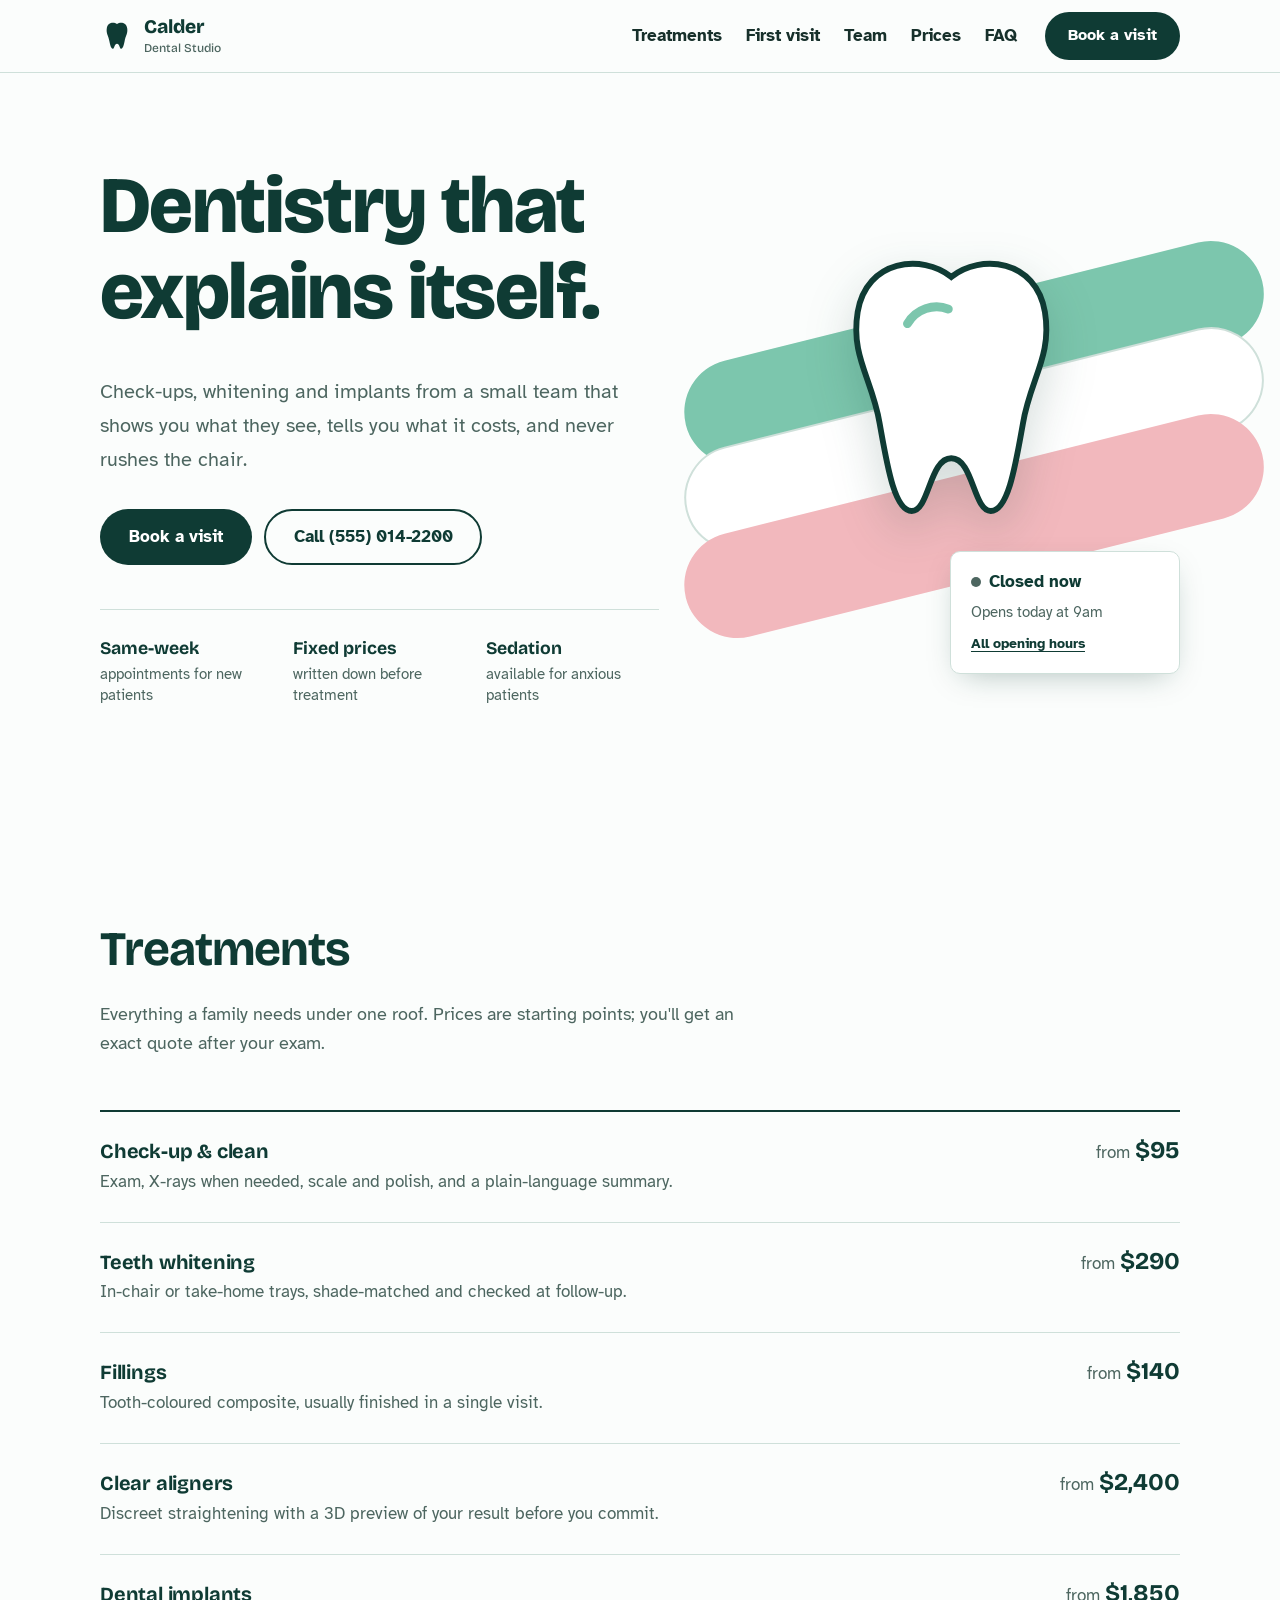
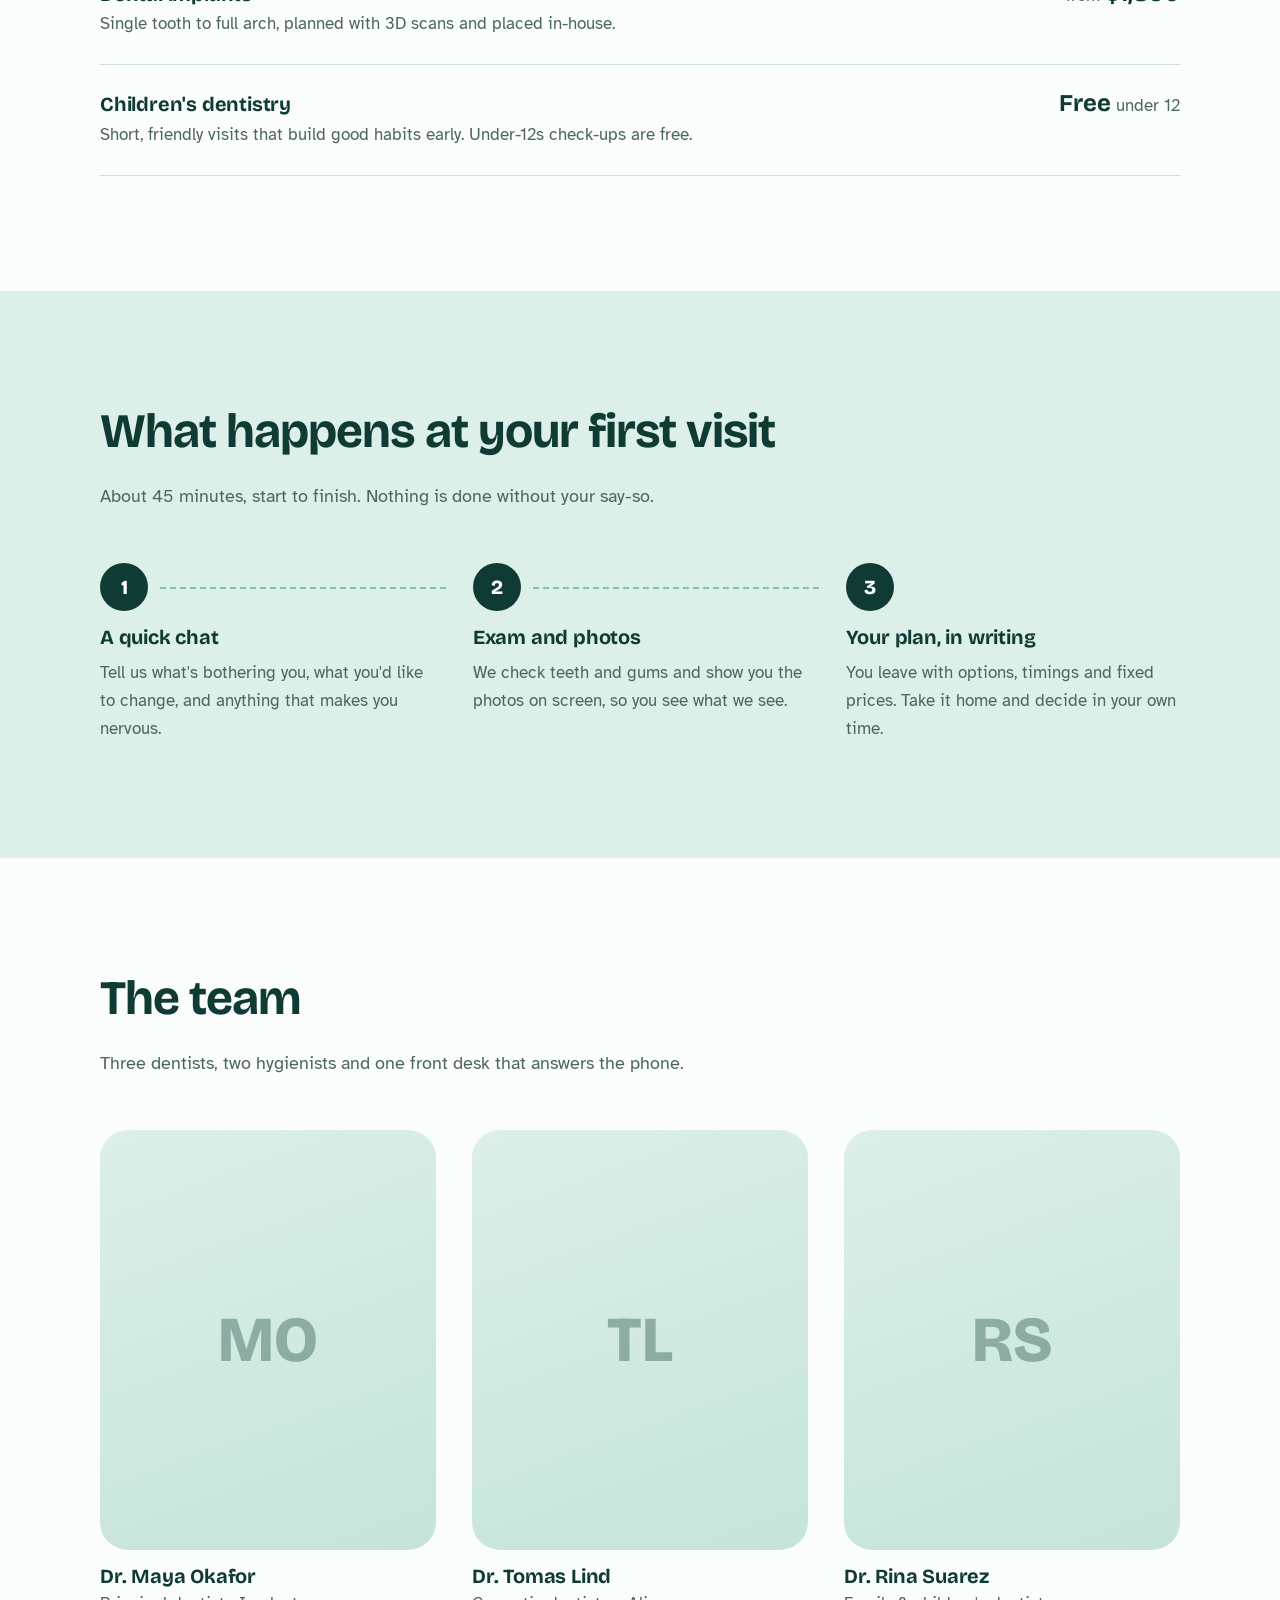
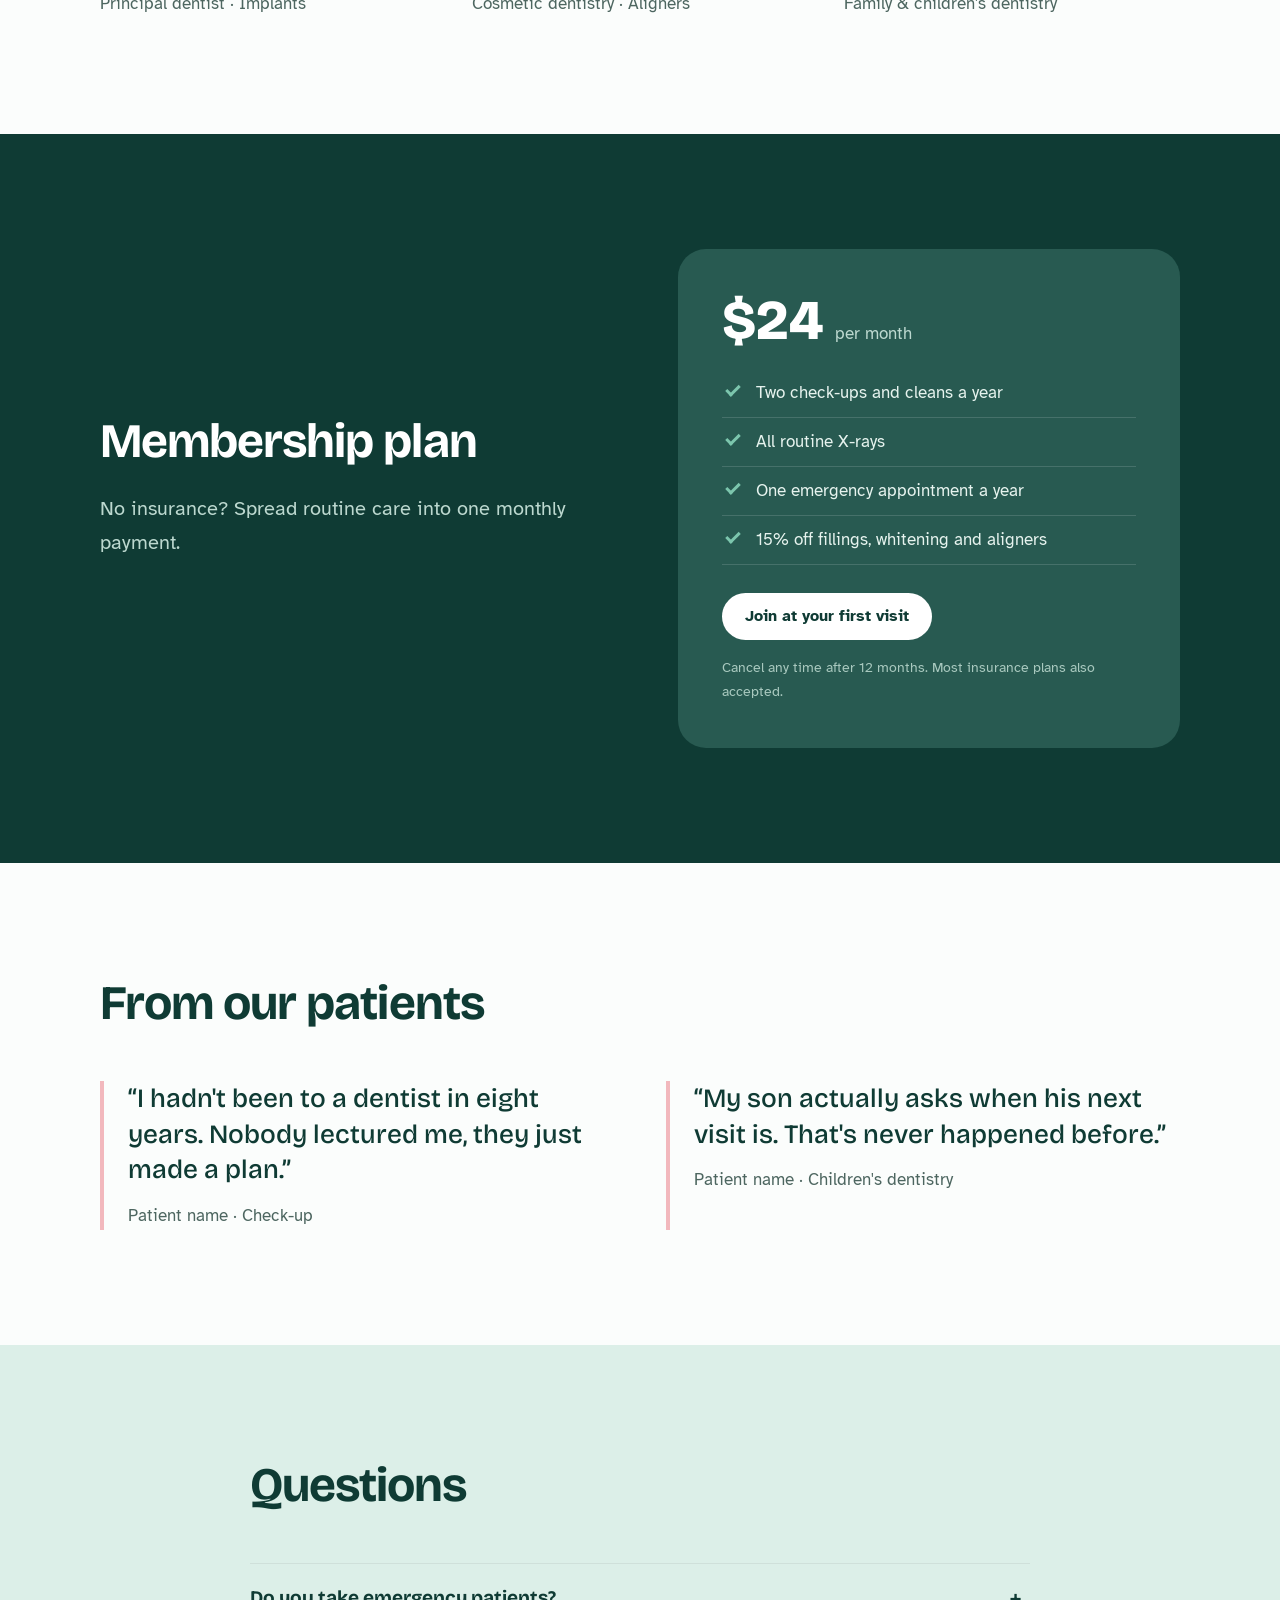
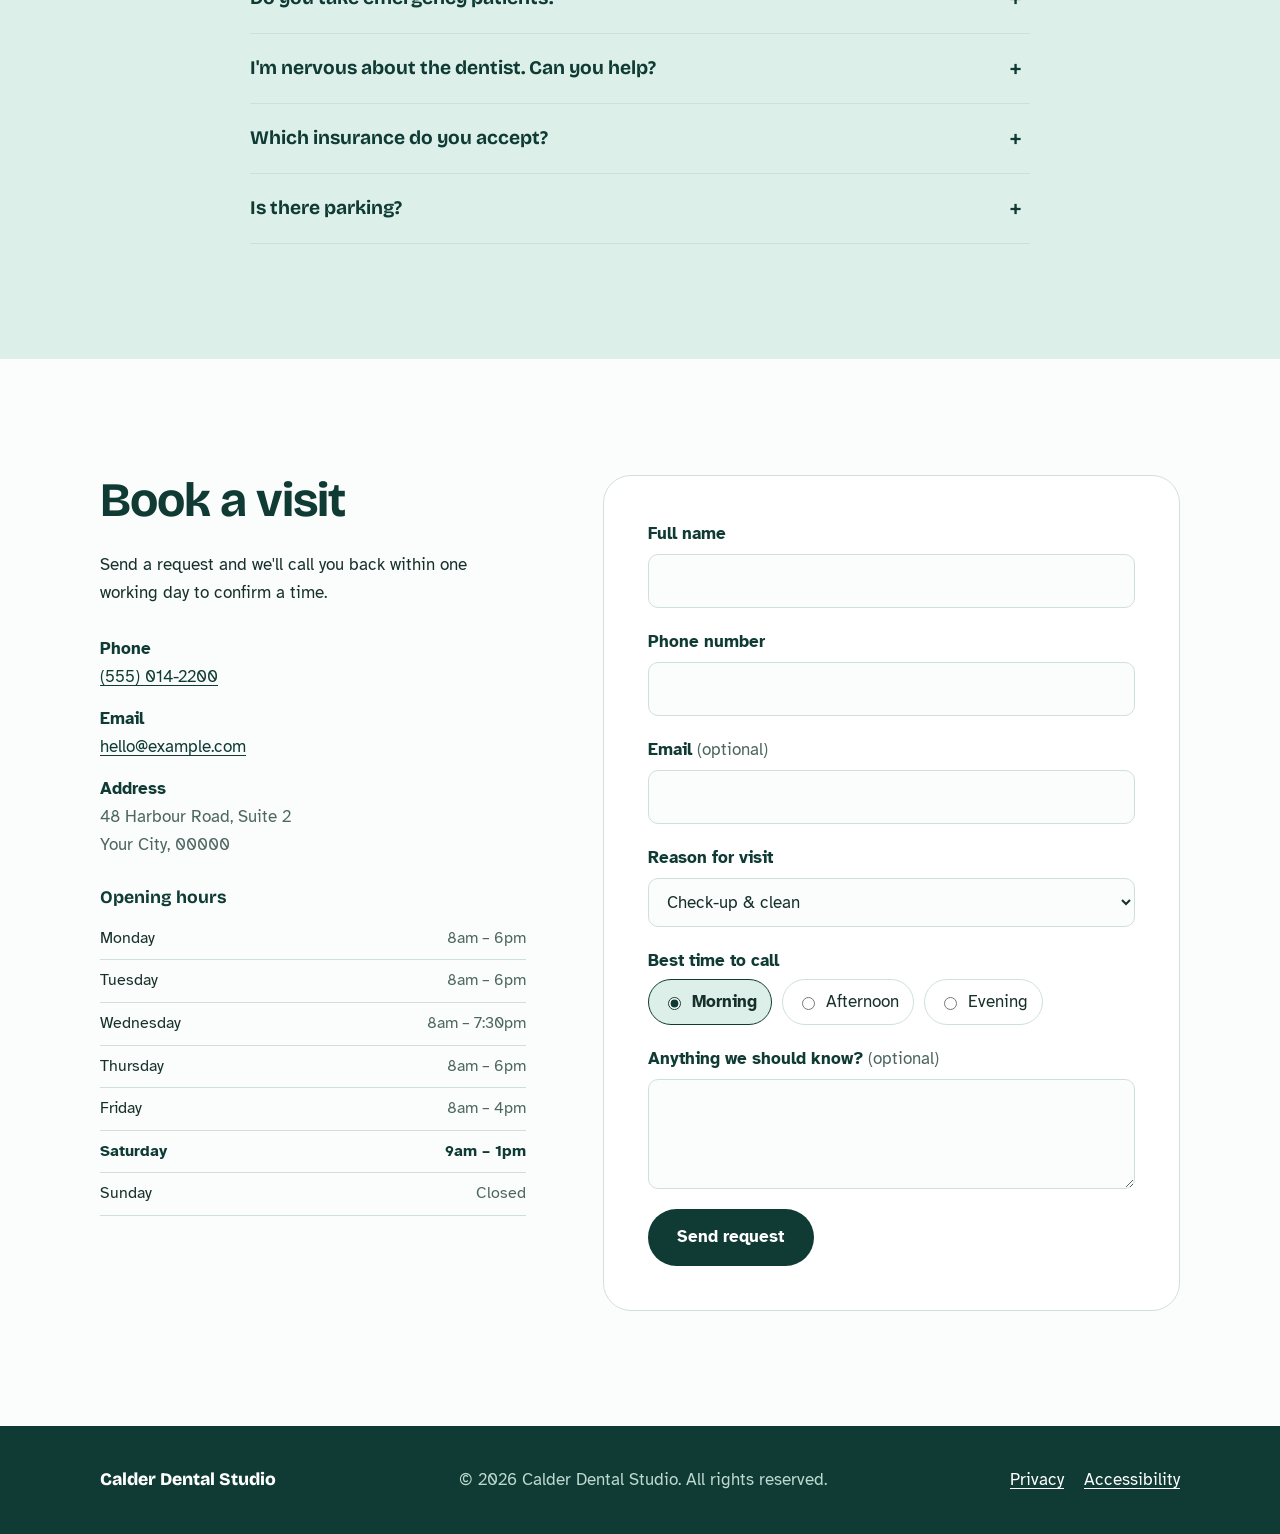
<file: calder-dental/index.html>
<!doctype html>
<html lang="en">
<head>
  <meta charset="utf-8">
  <meta name="viewport" content="width=device-width, initial-scale=1">
  <title>Calder Dental Studio — Family & Cosmetic Dentistry</title>
  <meta name="description" content="Gentle family and cosmetic dentistry. Same-week appointments, clear prices, and a team that explains every step.">
  <link rel="preconnect" href="https://fonts.googleapis.com">
  <link rel="preconnect" href="https://fonts.gstatic.com" crossorigin>
  <link href="https://fonts.googleapis.com/css2?family=Atkinson+Hyperlegible:wght@400;700&family=Bricolage+Grotesque:opsz,wght@12..96,500;12..96,700;12..96,800&display=swap" rel="stylesheet">
  <link rel="stylesheet" href="assets/css/style.css">
  <link rel="icon" href="assets/img/favicon.svg" type="image/svg+xml">
</head>
<body>

<a class="skip-link" href="#main">Skip to content</a>

<!-- ============ HEADER ============ -->
<header class="site-header">
  <div class="wrap header-inner">
    <a class="brand" href="#top" aria-label="Calder Dental Studio, home">
      <svg class="brand-mark" viewBox="0 0 40 40" aria-hidden="true">
        <path d="M20 6c-4-3-11-2-12 5-1 6 2 9 3 15 1 5 2 9 4 9s2-6 5-6 3 6 5 6 3-4 4-9c1-6 4-9 3-15-1-7-8-8-12-5z" fill="currentColor"/>
      </svg>
      <span>Calder<br><small>Dental Studio</small></span>
    </a>

    <button class="nav-toggle" aria-expanded="false" aria-controls="site-nav">
      <span class="sr-only">Menu</span>
      <span class="bars" aria-hidden="true"></span>
    </button>

    <nav id="site-nav" class="site-nav" aria-label="Main">
      <ul>
        <li><a href="#treatments">Treatments</a></li>
        <li><a href="#first-visit">First visit</a></li>
        <li><a href="#team">Team</a></li>
        <li><a href="#prices">Prices</a></li>
        <li><a href="#faq">FAQ</a></li>
      </ul>
      <a class="btn btn-primary" href="#book">Book a visit</a>
    </nav>
  </div>
</header>

<main id="main">

<!-- ============ HERO ============ -->
<section class="hero" id="top">
  <div class="wrap hero-grid">
    <div class="hero-copy">
      <h1>Dentistry that explains itself.</h1>
      <p class="lead">Check-ups, whitening and implants from a small team that shows you what they see, tells you what it costs, and never rushes the chair.</p>
      <div class="hero-actions">
        <a class="btn btn-primary btn-lg" href="#book">Book a visit</a>
        <a class="btn btn-ghost btn-lg" href="tel:+15550142200">Call (555) 014-2200</a>
      </div>

      <dl class="hero-facts">
        <div><dt>Same-week</dt><dd>appointments for new patients</dd></div>
        <div><dt>Fixed prices</dt><dd>written down before treatment</dd></div>
        <div><dt>Sedation</dt><dd>available for anxious patients</dd></div>
      </dl>
    </div>

    <div class="hero-visual" aria-hidden="true">
      <div class="stripe stripe-1"></div>
      <div class="stripe stripe-2"></div>
      <div class="stripe stripe-3"></div>
      <svg class="hero-tooth" viewBox="0 0 200 220">
        <path d="M100 30c-20-16-58-12-64 24-5 30 10 46 15 76 5 28 10 60 22 60 12 0 12-36 27-36s15 36 27 36c12 0 17-32 22-60 5-30 20-46 15-76-6-36-44-40-64-24z" fill="#fff" stroke="var(--pine)" stroke-width="4"/>
        <path d="M70 62c6-10 18-14 28-10" fill="none" stroke="var(--mint-deep)" stroke-width="6" stroke-linecap="round"/>
      </svg>

      <aside class="hours-card" data-hours>
        <p class="status"><span class="dot"></span><span data-status>Checking hours…</span></p>
        <p class="hours-line" data-today></p>
        <a href="#visit">All opening hours</a>
      </aside>
    </div>
  </div>
</section>

<!-- ============ TREATMENTS ============ -->
<section class="section" id="treatments">
  <div class="wrap">
    <header class="section-head">
      <h2>Treatments</h2>
      <p>Everything a family needs under one roof. Prices are starting points; you'll get an exact quote after your exam.</p>
    </header>

    <ul class="treatments">
      <li>
        <div class="t-name">
          <h3>Check-up & clean</h3>
          <p>Exam, X-rays when needed, scale and polish, and a plain-language summary.</p>
        </div>
        <p class="t-price">from <strong>$95</strong></p>
      </li>
      <li>
        <div class="t-name">
          <h3>Teeth whitening</h3>
          <p>In-chair or take-home trays, shade-matched and checked at follow-up.</p>
        </div>
        <p class="t-price">from <strong>$290</strong></p>
      </li>
      <li>
        <div class="t-name">
          <h3>Fillings</h3>
          <p>Tooth-coloured composite, usually finished in a single visit.</p>
        </div>
        <p class="t-price">from <strong>$140</strong></p>
      </li>
      <li>
        <div class="t-name">
          <h3>Clear aligners</h3>
          <p>Discreet straightening with a 3D preview of your result before you commit.</p>
        </div>
        <p class="t-price">from <strong>$2,400</strong></p>
      </li>
      <li>
        <div class="t-name">
          <h3>Dental implants</h3>
          <p>Single tooth to full arch, planned with 3D scans and placed in-house.</p>
        </div>
        <p class="t-price">from <strong>$1,850</strong></p>
      </li>
      <li>
        <div class="t-name">
          <h3>Children's dentistry</h3>
          <p>Short, friendly visits that build good habits early. Under-12s check-ups are free.</p>
        </div>
        <p class="t-price"><strong>Free</strong> under 12</p>
      </li>
    </ul>
  </div>
</section>

<!-- ============ FIRST VISIT (a real sequence) ============ -->
<section class="section section-tint" id="first-visit">
  <div class="wrap">
    <header class="section-head">
      <h2>What happens at your first visit</h2>
      <p>About 45 minutes, start to finish. Nothing is done without your say-so.</p>
    </header>

    <ol class="steps">
      <li>
        <h3>A quick chat</h3>
        <p>Tell us what's bothering you, what you'd like to change, and anything that makes you nervous.</p>
      </li>
      <li>
        <h3>Exam and photos</h3>
        <p>We check teeth and gums and show you the photos on screen, so you see what we see.</p>
      </li>
      <li>
        <h3>Your plan, in writing</h3>
        <p>You leave with options, timings and fixed prices. Take it home and decide in your own time.</p>
      </li>
    </ol>
  </div>
</section>

<!-- ============ TEAM ============ -->
<section class="section" id="team">
  <div class="wrap">
    <header class="section-head">
      <h2>The team</h2>
      <p>Three dentists, two hygienists and one front desk that answers the phone.</p>
    </header>

    <div class="team">
      <figure class="member">
        <div class="photo" data-initials="MO" role="img" aria-label="Photo of Dr. Maya Okafor"></div>
        <figcaption>
          <h3>Dr. Maya Okafor</h3>
          <p>Principal dentist · Implants</p>
        </figcaption>
      </figure>
      <figure class="member">
        <div class="photo" data-initials="TL" role="img" aria-label="Photo of Dr. Tomas Lind"></div>
        <figcaption>
          <h3>Dr. Tomas Lind</h3>
          <p>Cosmetic dentistry · Aligners</p>
        </figcaption>
      </figure>
      <figure class="member">
        <div class="photo" data-initials="RS" role="img" aria-label="Photo of Dr. Rina Suarez"></div>
        <figcaption>
          <h3>Dr. Rina Suarez</h3>
          <p>Family & children's dentistry</p>
        </figcaption>
      </figure>
    </div>
  </div>
</section>

<!-- ============ PRICES / PLANS ============ -->
<section class="section section-pine" id="prices">
  <div class="wrap prices-grid">
    <div>
      <h2>Membership plan</h2>
      <p class="lead">No insurance? Spread routine care into one monthly payment.</p>
    </div>

    <div class="plan">
      <p class="plan-price"><strong>$24</strong> per month</p>
      <ul class="checks">
        <li>Two check-ups and cleans a year</li>
        <li>All routine X-rays</li>
        <li>One emergency appointment a year</li>
        <li>15% off fillings, whitening and aligners</li>
      </ul>
      <a class="btn btn-light" href="#book">Join at your first visit</a>
      <p class="fine">Cancel any time after 12 months. Most insurance plans also accepted.</p>
    </div>
  </div>
</section>

<!-- ============ TESTIMONIALS (sample content) ============ -->
<section class="section" id="reviews">
  <div class="wrap">
    <header class="section-head">
      <h2>From our patients</h2>
    </header>
    <div class="quotes">
      <blockquote>
        <p>“I hadn't been to a dentist in eight years. Nobody lectured me, they just made a plan.”</p>
        <footer>Patient name · Check-up</footer>
      </blockquote>
      <blockquote>
        <p>“My son actually asks when his next visit is. That's never happened before.”</p>
        <footer>Patient name · Children's dentistry</footer>
      </blockquote>
    </div>
  </div>
</section>

<!-- ============ FAQ ============ -->
<section class="section section-tint" id="faq">
  <div class="wrap faq-wrap">
    <header class="section-head">
      <h2>Questions</h2>
    </header>
    <div class="faq">
      <details>
        <summary>Do you take emergency patients?</summary>
        <p>Yes. Call before 10am and we'll see you the same day whenever we can, including new patients.</p>
      </details>
      <details>
        <summary>I'm nervous about the dentist. Can you help?</summary>
        <p>Tell us when you book. We'll give you a longer slot, explain each step before we do it, and agree a stop signal. Sedation is available for longer treatments.</p>
      </details>
      <details>
        <summary>Which insurance do you accept?</summary>
        <p>We work with most major dental insurers and can claim on your behalf. Bring your card to your first visit.</p>
      </details>
      <details>
        <summary>Is there parking?</summary>
        <p>Free parking for patients behind the building, with step-free access to every treatment room.</p>
      </details>
    </div>
  </div>
</section>

<!-- ============ BOOKING ============ -->
<section class="section" id="book">
  <div class="wrap book-grid">
    <div class="book-intro" id="visit">
      <h2>Book a visit</h2>
      <p>Send a request and we'll call you back within one working day to confirm a time.</p>

      <dl class="contact">
        <div><dt>Phone</dt><dd><a href="tel:+15550142200">(555) 014-2200</a></dd></div>
        <div><dt>Email</dt><dd><a href="mailto:hello@example.com">hello@example.com</a></dd></div>
        <div><dt>Address</dt><dd>48 Harbour Road, Suite 2<br>Your City, 00000</dd></div>
      </dl>

      <table class="hours-table" data-hours-table>
        <caption>Opening hours</caption>
        <tbody></tbody>
      </table>
    </div>

    <form class="book-form" novalidate data-book-form>
      <div class="field">
        <label for="f-name">Full name</label>
        <input id="f-name" name="name" type="text" autocomplete="name" required>
        <p class="error" data-error-for="name">Enter your name so we know who to ask for.</p>
      </div>
      <div class="field">
        <label for="f-phone">Phone number</label>
        <input id="f-phone" name="phone" type="tel" autocomplete="tel" required>
        <p class="error" data-error-for="phone">Enter a phone number we can call you back on.</p>
      </div>
      <div class="field">
        <label for="f-email">Email <span class="optional">(optional)</span></label>
        <input id="f-email" name="email" type="email" autocomplete="email">
        <p class="error" data-error-for="email">That email address looks incomplete.</p>
      </div>
      <div class="field">
        <label for="f-reason">Reason for visit</label>
        <select id="f-reason" name="reason">
          <option>Check-up & clean</option>
          <option>Pain or emergency</option>
          <option>Whitening</option>
          <option>Clear aligners</option>
          <option>Implants</option>
          <option>Children's check-up</option>
          <option>Something else</option>
        </select>
      </div>
      <fieldset class="field">
        <legend>Best time to call</legend>
        <div class="chips">
          <label><input type="radio" name="time" value="Morning" checked> Morning</label>
          <label><input type="radio" name="time" value="Afternoon"> Afternoon</label>
          <label><input type="radio" name="time" value="Evening"> Evening</label>
        </div>
      </fieldset>
      <div class="field">
        <label for="f-notes">Anything we should know? <span class="optional">(optional)</span></label>
        <textarea id="f-notes" name="notes" rows="3"></textarea>
      </div>
      <button class="btn btn-primary btn-lg" type="submit">Send request</button>
      <p class="form-success" role="status" aria-live="polite" hidden>Request sent. We'll call you within one working day.</p>
    </form>
  </div>
</section>

</main>

<!-- ============ FOOTER ============ -->
<footer class="site-footer">
  <div class="wrap footer-inner">
    <p class="brand brand-small">Calder Dental Studio</p>
    <p>© <span data-year></span> Calder Dental Studio. All rights reserved.</p>
    <ul class="footer-links">
      <li><a href="#">Privacy</a></li>
      <li><a href="#">Accessibility</a></li>
    </ul>
  </div>
</footer>

<script src="assets/js/main.js"></script>
</body>
</html>
</file>
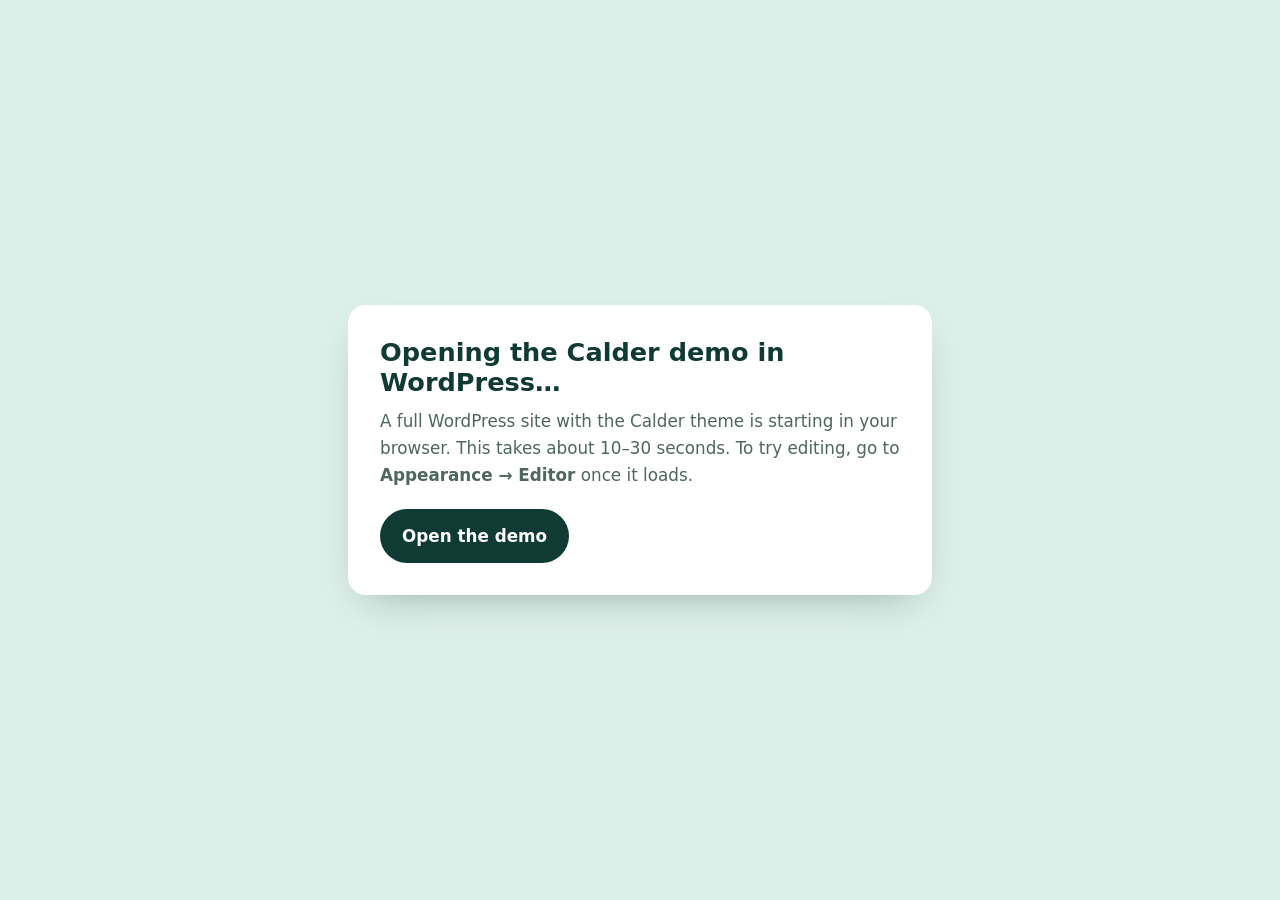
<file: wordpress-demo/index.html>
<!doctype html>
<html lang="en">
<head>
<meta charset="utf-8">
<meta name="viewport" content="width=device-width, initial-scale=1">
<title>Calder WordPress Theme — Live Demo</title>
<meta name="robots" content="noindex">
<style>
  :root { color-scheme: light; }
  body { margin: 0; min-height: 100vh; display: grid; place-items: center; background: #dcefe8; color: #0f3b34; font: 400 1.05rem/1.6 system-ui, sans-serif; padding: 16px; box-sizing: border-box; }
  main { max-width: 520px; background: #fff; border-radius: 18px; padding: 32px; box-shadow: 0 16px 40px -20px rgba(15,59,52,.4); }
  h1 { font-size: 1.6rem; line-height: 1.2; margin: 0 0 10px; }
  p { margin: 0 0 14px; color: #4d6660; }
  a.btn { display: inline-block; background: #0f3b34; color: #fff; font-weight: 700; text-decoration: none; padding: 14px 22px; border-radius: 999px; margin-top: 6px; }
  a.btn:hover { background: #285a51; }
</style>
</head>
<body>
<main>
  <h1>Opening the Calder demo in WordPress…</h1>
  <p>A full WordPress site with the Calder theme is starting in your browser. This takes about 10–30 seconds. To try editing, go to <strong>Appearance → Editor</strong> once it loads.</p>
  <a class="btn" href='https://playground.wordpress.net/#{"landingPage":"/","steps":[{"step":"installTheme","themeData":{"resource":"git:directory","url":"https://github.com/baliitsolutions/calder-wp-theme","ref":"main","path":"calder-dental/calder"},"options":{"activate":true}},{"step":"setSiteOptions","options":{"blogname":"Calder Dental Studio"}}]}'>Open the demo</a>
</main>
<script>setTimeout(function () { location.href = "https://playground.wordpress.net/#{\"landingPage\":\"/\",\"steps\":[{\"step\":\"installTheme\",\"themeData\":{\"resource\":\"git:directory\",\"url\":\"https://github.com/baliitsolutions/calder-wp-theme\",\"ref\":\"main\",\"path\":\"calder-dental/calder\"},\"options\":{\"activate\":true}},{\"step\":\"setSiteOptions\",\"options\":{\"blogname\":\"Calder Dental Studio\"}}]}"; }, 1200);</script>
</body>
</html>
</file>
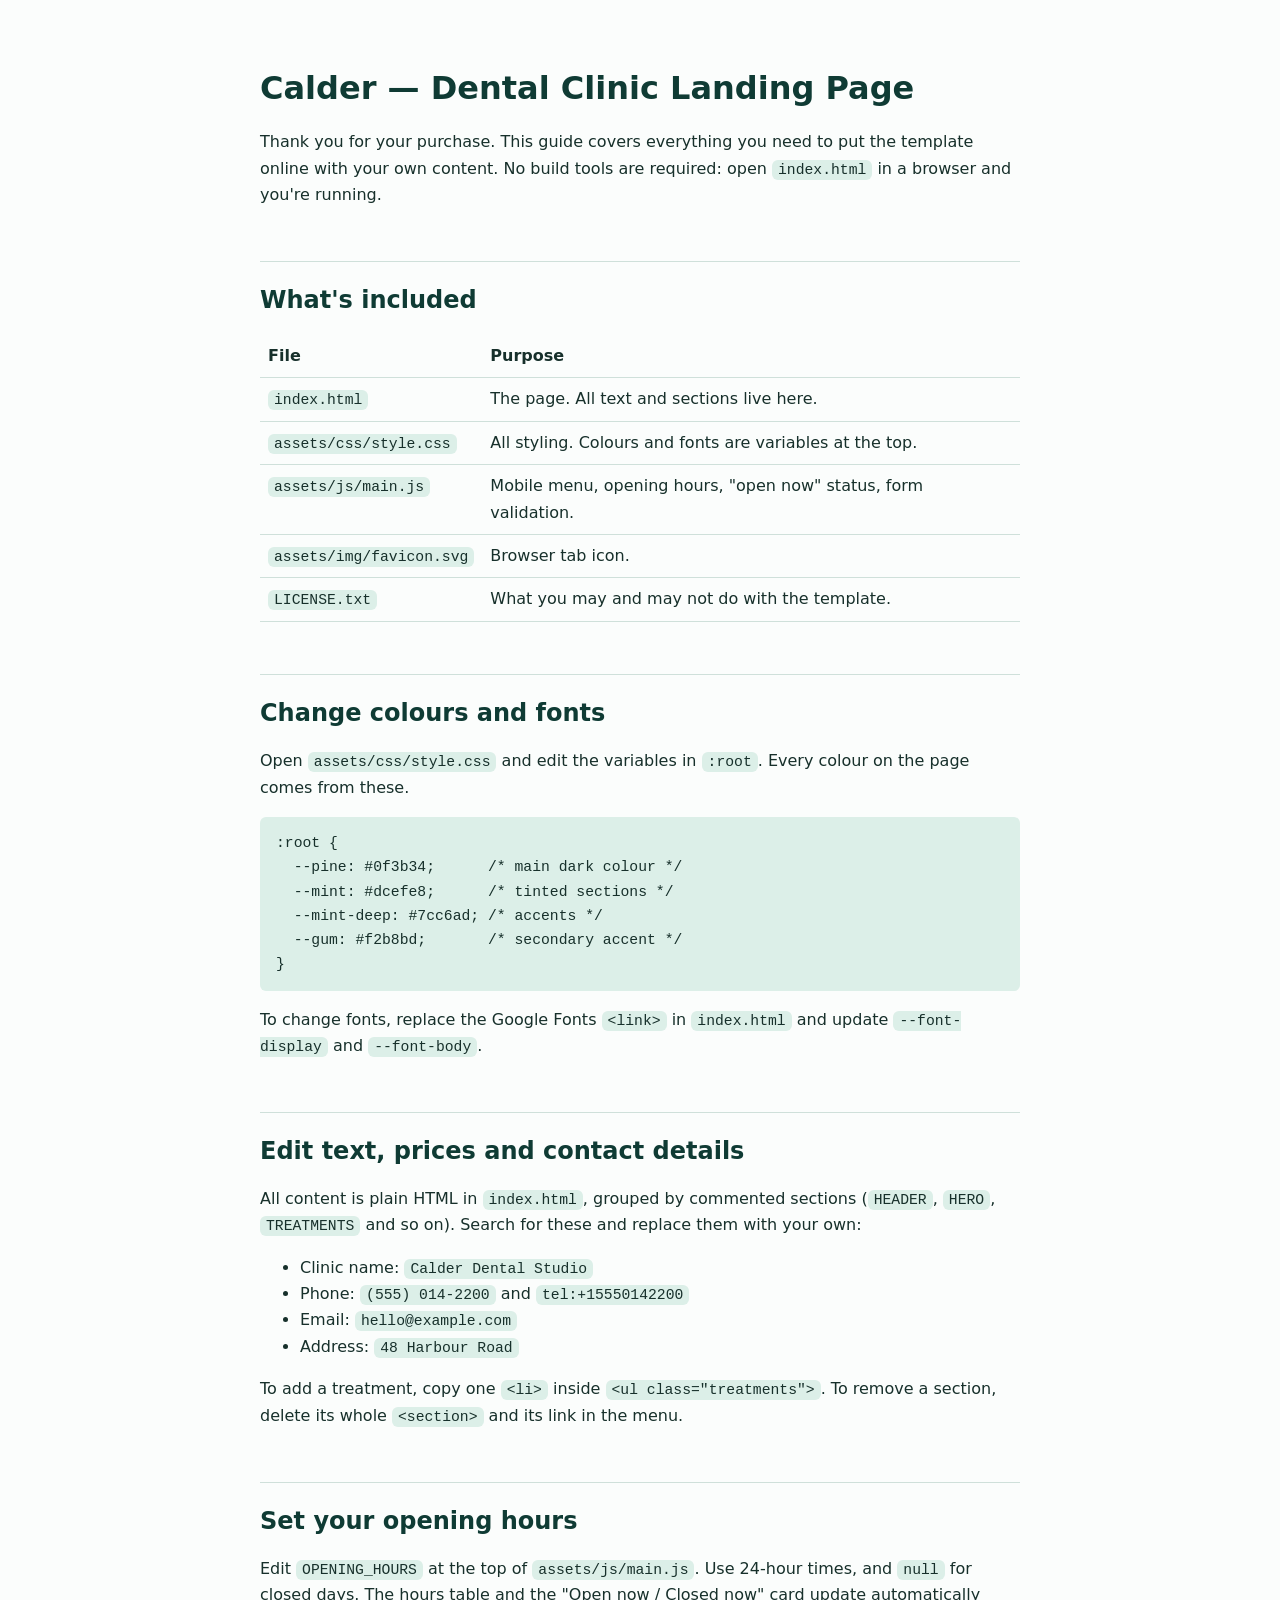
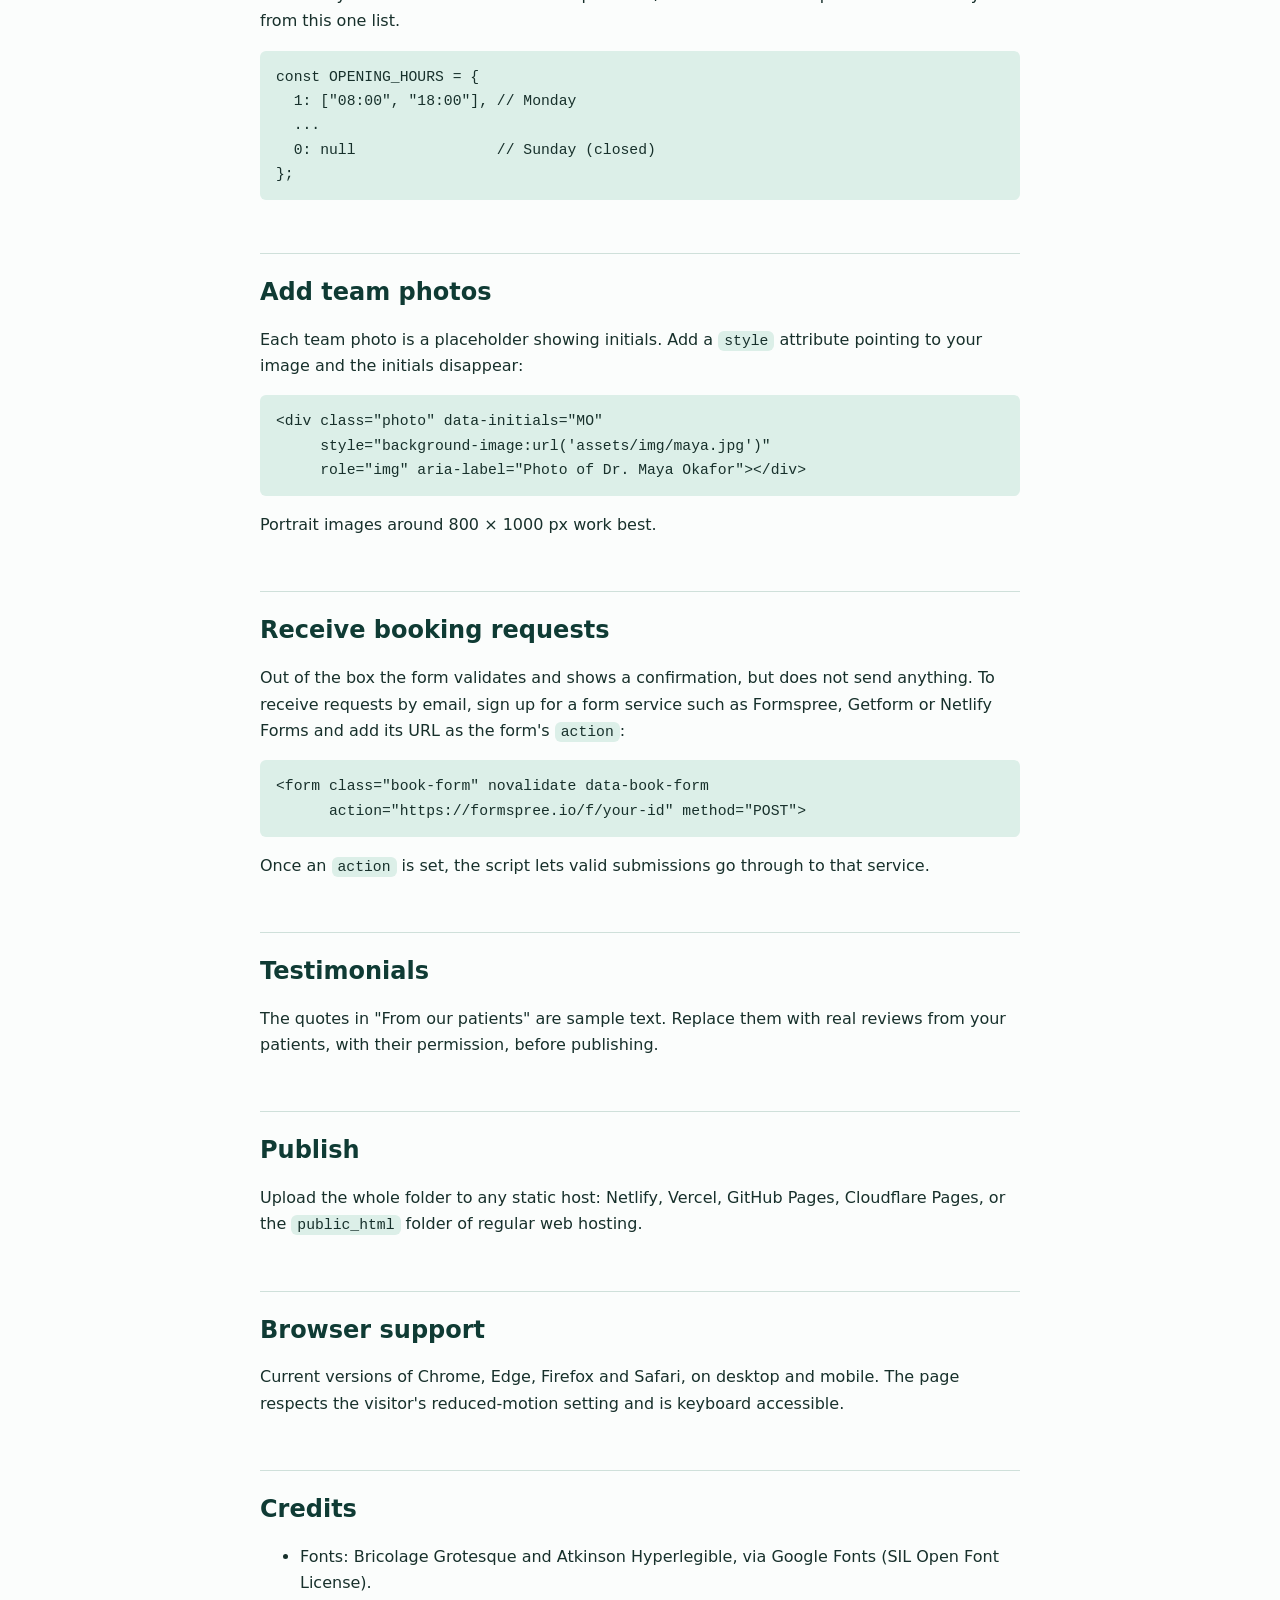
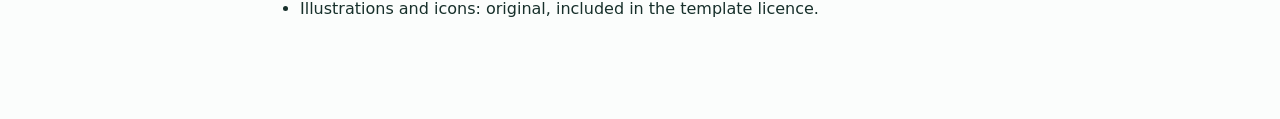
<file: calder-dental/documentation.html>
<!doctype html>
<html lang="en">
<head>
<meta charset="utf-8">
<meta name="viewport" content="width=device-width, initial-scale=1">
<title>Calder — Documentation</title>
<style>
  body { font: 16px/1.65 system-ui, sans-serif; color: #17302b; background: #fbfdfc; margin: 0; }
  main { max-width: 760px; margin: 0 auto; padding: 48px 20px 80px; }
  h1, h2 { color: #0f3b34; line-height: 1.2; }
  h2 { margin-top: 2.2em; padding-top: 1em; border-top: 1px solid #cfe0da; }
  code, pre { font-family: ui-monospace, Menlo, monospace; font-size: .92em; background: #dcefe8; border-radius: 6px; }
  code { padding: 2px 6px; }
  pre { padding: 14px 16px; overflow-x: auto; }
  table { border-collapse: collapse; width: 100%; }
  th, td { text-align: left; padding: 8px; border-bottom: 1px solid #cfe0da; vertical-align: top; }
</style>
</head>
<body>
<main>
<h1>Calder — Dental Clinic Landing Page</h1>
<p>Thank you for your purchase. This guide covers everything you need to put the template online with your own content. No build tools are required: open <code>index.html</code> in a browser and you're running.</p>

<h2>What's included</h2>
<table>
  <tr><th>File</th><th>Purpose</th></tr>
  <tr><td><code>index.html</code></td><td>The page. All text and sections live here.</td></tr>
  <tr><td><code>assets/css/style.css</code></td><td>All styling. Colours and fonts are variables at the top.</td></tr>
  <tr><td><code>assets/js/main.js</code></td><td>Mobile menu, opening hours, "open now" status, form validation.</td></tr>
  <tr><td><code>assets/img/favicon.svg</code></td><td>Browser tab icon.</td></tr>
  <tr><td><code>LICENSE.txt</code></td><td>What you may and may not do with the template.</td></tr>
</table>

<h2>Change colours and fonts</h2>
<p>Open <code>assets/css/style.css</code> and edit the variables in <code>:root</code>. Every colour on the page comes from these.</p>
<pre>:root {
  --pine: #0f3b34;      /* main dark colour */
  --mint: #dcefe8;      /* tinted sections */
  --mint-deep: #7cc6ad; /* accents */
  --gum: #f2b8bd;       /* secondary accent */
}</pre>
<p>To change fonts, replace the Google Fonts <code>&lt;link&gt;</code> in <code>index.html</code> and update <code>--font-display</code> and <code>--font-body</code>.</p>

<h2>Edit text, prices and contact details</h2>
<p>All content is plain HTML in <code>index.html</code>, grouped by commented sections (<code>HEADER</code>, <code>HERO</code>, <code>TREATMENTS</code> and so on). Search for these and replace them with your own:</p>
<ul>
  <li>Clinic name: <code>Calder Dental Studio</code></li>
  <li>Phone: <code>(555) 014-2200</code> and <code>tel:+15550142200</code></li>
  <li>Email: <code>hello@example.com</code></li>
  <li>Address: <code>48 Harbour Road</code></li>
</ul>
<p>To add a treatment, copy one <code>&lt;li&gt;</code> inside <code>&lt;ul class="treatments"&gt;</code>. To remove a section, delete its whole <code>&lt;section&gt;</code> and its link in the menu.</p>

<h2>Set your opening hours</h2>
<p>Edit <code>OPENING_HOURS</code> at the top of <code>assets/js/main.js</code>. Use 24-hour times, and <code>null</code> for closed days. The hours table and the "Open now / Closed now" card update automatically from this one list.</p>
<pre>const OPENING_HOURS = {
  1: ["08:00", "18:00"], // Monday
  ...
  0: null                // Sunday (closed)
};</pre>

<h2>Add team photos</h2>
<p>Each team photo is a placeholder showing initials. Add a <code>style</code> attribute pointing to your image and the initials disappear:</p>
<pre>&lt;div class="photo" data-initials="MO"
     style="background-image:url('assets/img/maya.jpg')"
     role="img" aria-label="Photo of Dr. Maya Okafor"&gt;&lt;/div&gt;</pre>
<p>Portrait images around 800 × 1000 px work best.</p>

<h2>Receive booking requests</h2>
<p>Out of the box the form validates and shows a confirmation, but does not send anything. To receive requests by email, sign up for a form service such as Formspree, Getform or Netlify Forms and add its URL as the form's <code>action</code>:</p>
<pre>&lt;form class="book-form" novalidate data-book-form
      action="https://formspree.io/f/your-id" method="POST"&gt;</pre>
<p>Once an <code>action</code> is set, the script lets valid submissions go through to that service.</p>

<h2>Testimonials</h2>
<p>The quotes in "From our patients" are sample text. Replace them with real reviews from your patients, with their permission, before publishing.</p>

<h2>Publish</h2>
<p>Upload the whole folder to any static host: Netlify, Vercel, GitHub Pages, Cloudflare Pages, or the <code>public_html</code> folder of regular web hosting.</p>

<h2>Browser support</h2>
<p>Current versions of Chrome, Edge, Firefox and Safari, on desktop and mobile. The page respects the visitor's reduced-motion setting and is keyboard accessible.</p>

<h2>Credits</h2>
<ul>
  <li>Fonts: Bricolage Grotesque and Atkinson Hyperlegible, via Google Fonts (SIL Open Font License).</li>
  <li>Illustrations and icons: original, included in the template licence.</li>
</ul>
</main>
</body>
</html>
</file>
<file: calder-dental/assets/css/style.css>
/* ==========================================================
   Calder Dental Studio — landing page template
   Edit the variables in :root to rebrand the whole page.
   ========================================================== */

:root {
  /* Brand colours */
  --pine: #0f3b34;        /* main dark colour: headings, dark section */
  --pine-soft: #285a51;
  --mint: #dcefe8;        /* tinted sections */
  --mint-deep: #7cc6ad;   /* accents, stripes */
  --gum: #f2b8bd;         /* secondary accent (toothpaste stripe) */
  --paper: #fbfdfc;       /* page background */
  --ink: #17302b;         /* body text */
  --muted: #4d6660;       /* secondary text */
  --line: #cfe0da;        /* borders */
  --danger: #b3261e;

  /* Type */
  --font-display: "Bricolage Grotesque", system-ui, sans-serif;
  --font-body: "Atkinson Hyperlegible", system-ui, sans-serif;

  /* Layout */
  --wrap: 1160px;
  --gutter: clamp(16px, 4vw, 40px);
  --radius-lg: 28px;
  --radius-sm: 10px;
  --section-space: clamp(64px, 9vw, 120px);
}

/* ---------- Base ---------- */
*, *::before, *::after { box-sizing: border-box; }
html { scroll-behavior: smooth; scroll-padding-top: 88px; }
body {
  margin: 0;
  background: var(--paper);
  color: var(--ink);
  font: 400 1.0625rem/1.65 var(--font-body);
  -webkit-font-smoothing: antialiased;
}
img, svg { display: block; max-width: 100%; }
h1, h2, h3 {
  font-family: var(--font-display);
  color: var(--pine);
  line-height: 1.08;
  margin: 0 0 .5em;
  letter-spacing: -0.02em;
}
h1 { font-size: clamp(2.6rem, 6.4vw, 5rem); font-weight: 800; }
h2 { font-size: clamp(2rem, 4vw, 3rem); font-weight: 700; }
h3 { font-size: 1.25rem; font-weight: 700; letter-spacing: -0.01em; }
p { margin: 0 0 1em; }
a { color: var(--pine); text-underline-offset: 3px; }
:focus-visible { outline: 3px solid var(--mint-deep); outline-offset: 3px; border-radius: 4px; }

.wrap { max-width: var(--wrap); margin: 0 auto; padding: 0 var(--gutter); }
.sr-only { position: absolute; width: 1px; height: 1px; overflow: hidden; clip: rect(0 0 0 0); white-space: nowrap; }
.skip-link { position: absolute; left: -999px; top: 8px; background: var(--pine); color: #fff; padding: 8px 14px; z-index: 100; border-radius: 6px; }
.skip-link:focus { left: 8px; }
.lead { font-size: clamp(1.125rem, 1.6vw, 1.3rem); color: var(--muted); max-width: 34em; }

/* ---------- Buttons ---------- */
.btn {
  display: inline-flex; align-items: center; justify-content: center;
  gap: .5em; padding: .75em 1.3em;
  border-radius: 999px; border: 2px solid transparent;
  font: 700 1rem/1.2 var(--font-body);
  text-decoration: none; cursor: pointer;
  transition: background-color .15s, color .15s, border-color .15s;
}
.btn-lg { padding: .95em 1.6em; font-size: 1.0625rem; }
.btn-primary { background: var(--pine); color: #fff; }
.btn-primary:hover { background: var(--pine-soft); }
.btn-ghost { border-color: var(--pine); color: var(--pine); background: transparent; }
.btn-ghost:hover { background: var(--mint); }
.btn-light { background: #fff; color: var(--pine); }
.btn-light:hover { background: var(--mint); }

/* ---------- Header ---------- */
.site-header {
  position: sticky; top: 0; z-index: 50;
  background: color-mix(in srgb, var(--paper) 92%, transparent);
  backdrop-filter: blur(8px);
  border-bottom: 1px solid var(--line);
}
.header-inner { display: flex; align-items: center; justify-content: space-between; min-height: 72px; gap: 24px; }
.brand {
  display: flex; align-items: center; gap: 10px;
  font: 800 1.2rem/1 var(--font-display); color: var(--pine); text-decoration: none;
}
.brand small { font-weight: 500; font-size: .75rem; color: var(--muted); letter-spacing: 0; }
.brand-mark { width: 34px; height: 34px; color: var(--pine); }

.site-nav { display: flex; align-items: center; gap: 28px; }
.site-nav ul { display: flex; gap: 24px; list-style: none; margin: 0; padding: 0; }
.site-nav ul a { text-decoration: none; font-weight: 700; color: var(--ink); }
.site-nav ul a:hover { color: var(--pine-soft); text-decoration: underline; }

.nav-toggle { display: none; background: none; border: 0; width: 44px; height: 44px; cursor: pointer; }
.bars, .bars::before, .bars::after {
  display: block; width: 24px; height: 2px; background: var(--pine); margin: 0 auto;
  position: relative; transition: transform .2s;
}
.bars::before, .bars::after { content: ""; position: absolute; left: 0; }
.bars::before { top: -7px; }
.bars::after { top: 7px; }
.nav-toggle[aria-expanded="true"] .bars { background: transparent; }
.nav-toggle[aria-expanded="true"] .bars::before { transform: translateY(7px) rotate(45deg); }
.nav-toggle[aria-expanded="true"] .bars::after { transform: translateY(-7px) rotate(-45deg); }

/* ---------- Hero ---------- */
.hero { padding: clamp(48px, 7vw, 96px) 0 clamp(64px, 8vw, 110px); overflow: hidden; }
.hero-grid { display: grid; grid-template-columns: 1.1fr .9fr; gap: clamp(32px, 5vw, 72px); align-items: center; }
.hero h1 { max-width: 9.5em; }
.hero-actions { display: flex; flex-wrap: wrap; gap: 12px; margin: 32px 0 44px; }
.hero-facts { display: grid; grid-template-columns: repeat(3, 1fr); gap: 20px; margin: 0; padding-top: 28px; border-top: 1px solid var(--line); }
.hero-facts dt { font: 700 1.1rem/1.2 var(--font-display); color: var(--pine); }
.hero-facts dd { margin: 4px 0 0; color: var(--muted); font-size: .95rem; line-height: 1.4; }

/* The signature element: toothpaste-stripe band behind the tooth */
.hero-visual { position: relative; aspect-ratio: 1 / 1.05; min-height: 360px; }
.stripe {
  position: absolute; left: -10%; width: 130%; height: 22%;
  border-radius: 999px; transform: rotate(-14deg);
}
.stripe-1 { top: 22%; background: var(--mint-deep); }
.stripe-2 { top: 40%; background: #fff; border: 2px solid var(--line); }
.stripe-3 { top: 58%; background: var(--gum); }
.hero-tooth {
  position: absolute; inset: 8% 18% 14%; width: 64%; height: auto;
  filter: drop-shadow(0 18px 24px rgba(15, 59, 52, .18));
  animation: settle 1.1s cubic-bezier(.2, .8, .2, 1) both;
}
@keyframes settle {
  from { transform: translateY(-24px) rotate(-6deg); opacity: 0; }
  to   { transform: none; opacity: 1; }
}
.hours-card {
  position: absolute; right: 0; bottom: 0;
  background: #fff; border: 1px solid var(--line); border-radius: var(--radius-sm);
  padding: 16px 20px; min-width: 230px;
  box-shadow: 0 10px 30px -12px rgba(15, 59, 52, .35);
}
.hours-card p { margin: 0 0 4px; }
.hours-card a { font-size: .9rem; font-weight: 700; }
.status { display: flex; align-items: center; gap: 8px; font-weight: 700; color: var(--pine); }
.dot { width: 10px; height: 10px; border-radius: 50%; background: var(--muted); }
.is-open .dot { background: #2f9e6f; box-shadow: 0 0 0 4px rgba(47, 158, 111, .2); }
.hours-line { color: var(--muted); font-size: .95rem; }

/* ---------- Sections ---------- */
.section { padding: var(--section-space) 0; }
.section-tint { background: var(--mint); }
.section-pine { background: var(--pine); color: #e6f3ee; }
.section-pine h2 { color: #fff; }
.section-pine .lead { color: #bcd8cf; }
.section-head { max-width: 40em; margin-bottom: clamp(32px, 4vw, 56px); }
.section-head p { color: var(--muted); font-size: 1.125rem; }

/* Treatments: a price list, not a card grid */
.treatments { list-style: none; margin: 0; padding: 0; border-top: 2px solid var(--pine); }
.treatments li {
  display: grid; grid-template-columns: 1fr auto; gap: 24px; align-items: baseline;
  padding: 26px 0; border-bottom: 1px solid var(--line);
}
.t-name h3 { margin-bottom: .25em; }
.t-name p { margin: 0; color: var(--muted); max-width: 40em; }
.t-price { margin: 0; color: var(--muted); white-space: nowrap; text-align: right; }
.t-price strong { font: 700 1.5rem/1 var(--font-display); color: var(--pine); }

/* First visit: genuine sequence, so numbers are meaningful */
.steps { list-style: none; margin: 0; padding: 0; display: grid; grid-template-columns: repeat(3, 1fr); gap: clamp(24px, 3vw, 40px); counter-reset: step; }
.steps li { counter-increment: step; position: relative; padding-top: 64px; }
.steps li::before {
  content: counter(step);
  position: absolute; top: 0; left: 0;
  width: 48px; height: 48px; border-radius: 50%;
  display: grid; place-items: center;
  background: var(--pine); color: #fff;
  font: 800 1.25rem/1 var(--font-display);
}
.steps li:not(:last-child)::after {
  content: ""; position: absolute; top: 24px; left: 60px; right: -12px;
  border-top: 2px dashed var(--mint-deep);
}
.steps p { color: var(--muted); margin: 0; }

/* Team */
.team { display: grid; grid-template-columns: repeat(3, 1fr); gap: clamp(20px, 3vw, 36px); }
.member { margin: 0; }
.photo {
  aspect-ratio: 4 / 5; border-radius: var(--radius-lg);
  background:
    linear-gradient(160deg, var(--mint) 0%, #c5e4d9 100%);
  background-size: cover; background-position: center;
  display: grid; place-items: center; margin-bottom: 16px;
  position: relative; overflow: hidden;
}
.photo::before {
  content: attr(data-initials);
  font: 800 clamp(2.5rem, 6vw, 4rem)/1 var(--font-display);
  color: var(--pine); opacity: .35;
}
.photo[style*="background-image"]::before { content: none; }
.member h3 { margin-bottom: .15em; }
.member p { margin: 0; color: var(--muted); }

/* Membership */
.prices-grid { display: grid; grid-template-columns: 1fr 1fr; gap: clamp(32px, 6vw, 80px); align-items: center; }
.plan { background: var(--pine-soft); border-radius: var(--radius-lg); padding: clamp(28px, 4vw, 44px); }
.plan-price { color: #bcd8cf; margin-bottom: 20px; }
.plan-price strong { font: 800 3.5rem/1 var(--font-display); color: #fff; margin-right: 6px; }
.checks { list-style: none; padding: 0; margin: 0 0 28px; }
.checks li { padding: 10px 0 10px 34px; border-bottom: 1px solid rgba(255, 255, 255, .14); position: relative; }
.checks li::before {
  content: ""; position: absolute; left: 4px; top: 16px; width: 14px; height: 8px;
  border-left: 3px solid var(--mint-deep); border-bottom: 3px solid var(--mint-deep);
  transform: rotate(-45deg);
}
.fine { margin: 16px 0 0; font-size: .9rem; color: #a9c9bf; }

/* Reviews */
.quotes { display: grid; grid-template-columns: 1fr 1fr; gap: clamp(24px, 4vw, 56px); }
blockquote { margin: 0; padding-left: 24px; border-left: 4px solid var(--gum); }
blockquote p { font: 500 clamp(1.3rem, 2.2vw, 1.65rem)/1.35 var(--font-display); color: var(--pine); margin-bottom: 14px; }
blockquote footer { color: var(--muted); }

/* FAQ */
.faq-wrap { max-width: 860px; }
.faq details { border-bottom: 1px solid var(--line); background: transparent; }
.faq details:first-child { border-top: 1px solid var(--line); }
.faq summary {
  list-style: none; cursor: pointer; padding: 22px 48px 22px 0; position: relative;
  font: 700 1.2rem/1.3 var(--font-display); color: var(--pine);
}
.faq summary::-webkit-details-marker { display: none; }
.faq summary::after {
  content: "+"; position: absolute; right: 8px; top: 50%; transform: translateY(-50%);
  font-size: 1.6rem; font-weight: 500; transition: transform .2s;
}
.faq details[open] summary::after { transform: translateY(-50%) rotate(45deg); }
.faq details p { color: var(--muted); padding-bottom: 22px; margin: 0; max-width: 42em; }

/* Booking */
.book-grid { display: grid; grid-template-columns: .85fr 1.15fr; gap: clamp(32px, 6vw, 80px); align-items: start; }
.contact { margin: 28px 0; display: grid; gap: 14px; }
.contact dt { font-weight: 700; color: var(--pine); }
.contact dd { margin: 0; color: var(--muted); }
.hours-table { width: 100%; border-collapse: collapse; font-size: .97rem; }
.hours-table caption { text-align: left; font: 700 1.1rem/1.3 var(--font-display); color: var(--pine); margin-bottom: 8px; }
.hours-table th, .hours-table td { padding: 8px 0; border-bottom: 1px solid var(--line); text-align: left; font-weight: 400; }
.hours-table td { text-align: right; color: var(--muted); }
.hours-table tr.today th, .hours-table tr.today td { font-weight: 700; color: var(--pine); }

.book-form {
  background: #fff; border: 1px solid var(--line); border-radius: var(--radius-lg);
  padding: clamp(24px, 4vw, 44px);
  display: grid; gap: 20px;
}
.field { display: grid; gap: 6px; border: 0; padding: 0; margin: 0; min-width: 0; }
.field label, .field legend { font-weight: 700; color: var(--pine); padding: 0; }
.optional { font-weight: 400; color: var(--muted); }
input, select, textarea {
  font: inherit; color: var(--ink);
  width: 100%; padding: 12px 14px;
  border: 1.5px solid var(--line); border-radius: var(--radius-sm); background: var(--paper);
}
input:focus, select:focus, textarea:focus { outline: none; border-color: var(--pine); box-shadow: 0 0 0 3px var(--mint); }
.field.invalid input { border-color: var(--danger); }
.error { display: none; margin: 0; color: var(--danger); font-size: .92rem; }
.field.invalid .error { display: block; }
.chips { display: flex; flex-wrap: wrap; gap: 10px; margin-top: 4px; }
.chips label {
  display: inline-flex; align-items: center; gap: 8px; cursor: pointer;
  padding: 8px 14px; border: 1.5px solid var(--line); border-radius: 999px; font-weight: 400; color: var(--ink);
}
.chips input { width: auto; accent-color: var(--pine); }
.chips label:has(input:checked) { border-color: var(--pine); background: var(--mint); font-weight: 700; }
.form-success {
  margin: 0; padding: 14px 16px; border-radius: var(--radius-sm);
  background: var(--mint); color: var(--pine); font-weight: 700;
}
.book-form .btn { justify-self: start; }

/* Footer */
.site-footer { background: var(--pine); color: #bcd8cf; padding: 40px 0; }
.footer-inner { display: flex; flex-wrap: wrap; align-items: center; justify-content: space-between; gap: 16px; }
.footer-inner p { margin: 0; }
.brand-small { color: #fff; font-size: 1.1rem; }
.footer-links { list-style: none; display: flex; gap: 20px; margin: 0; padding: 0; }
.footer-links a { color: #fff; }

/* ---------- Responsive ---------- */
@media (max-width: 960px) {
  .nav-toggle { display: block; }
  .site-nav {
    position: absolute; top: 100%; left: 0; right: 0;
    flex-direction: column; align-items: stretch; gap: 16px;
    background: var(--paper); border-bottom: 1px solid var(--line);
    padding: 16px var(--gutter) 24px;
    display: none;
  }
  .site-nav.open { display: flex; }
  .site-nav ul { flex-direction: column; gap: 0; }
  .site-nav ul a { display: block; padding: 12px 0; border-bottom: 1px solid var(--line); }

  .hero-grid, .prices-grid, .book-grid, .quotes { grid-template-columns: 1fr; }
  .hero-visual { max-width: 460px; width: 100%; margin: 0 auto; min-height: 0; }
}
@media (max-width: 720px) {
  .hero-facts, .steps, .team { grid-template-columns: 1fr; }
  .steps li:not(:last-child)::after { display: none; }
  .team { grid-template-columns: 1fr 1fr; }
  .treatments li { grid-template-columns: 1fr; gap: 8px; }
  .t-price { text-align: left; }
  .hero-visual { aspect-ratio: auto; height: 380px; margin-top: 8px; }
  .hours-card { right: 50%; transform: translateX(50%); bottom: 0; min-width: 0; width: max-content; }
  .photo { aspect-ratio: 4 / 3; }
}
@media (max-width: 460px) {
  .team { grid-template-columns: 1fr; }
  .hero-actions .btn { width: 100%; }
}

@media (prefers-reduced-motion: reduce) {
  html { scroll-behavior: auto; }
  *, *::before, *::after { animation: none !important; transition: none !important; }
}
</file>
